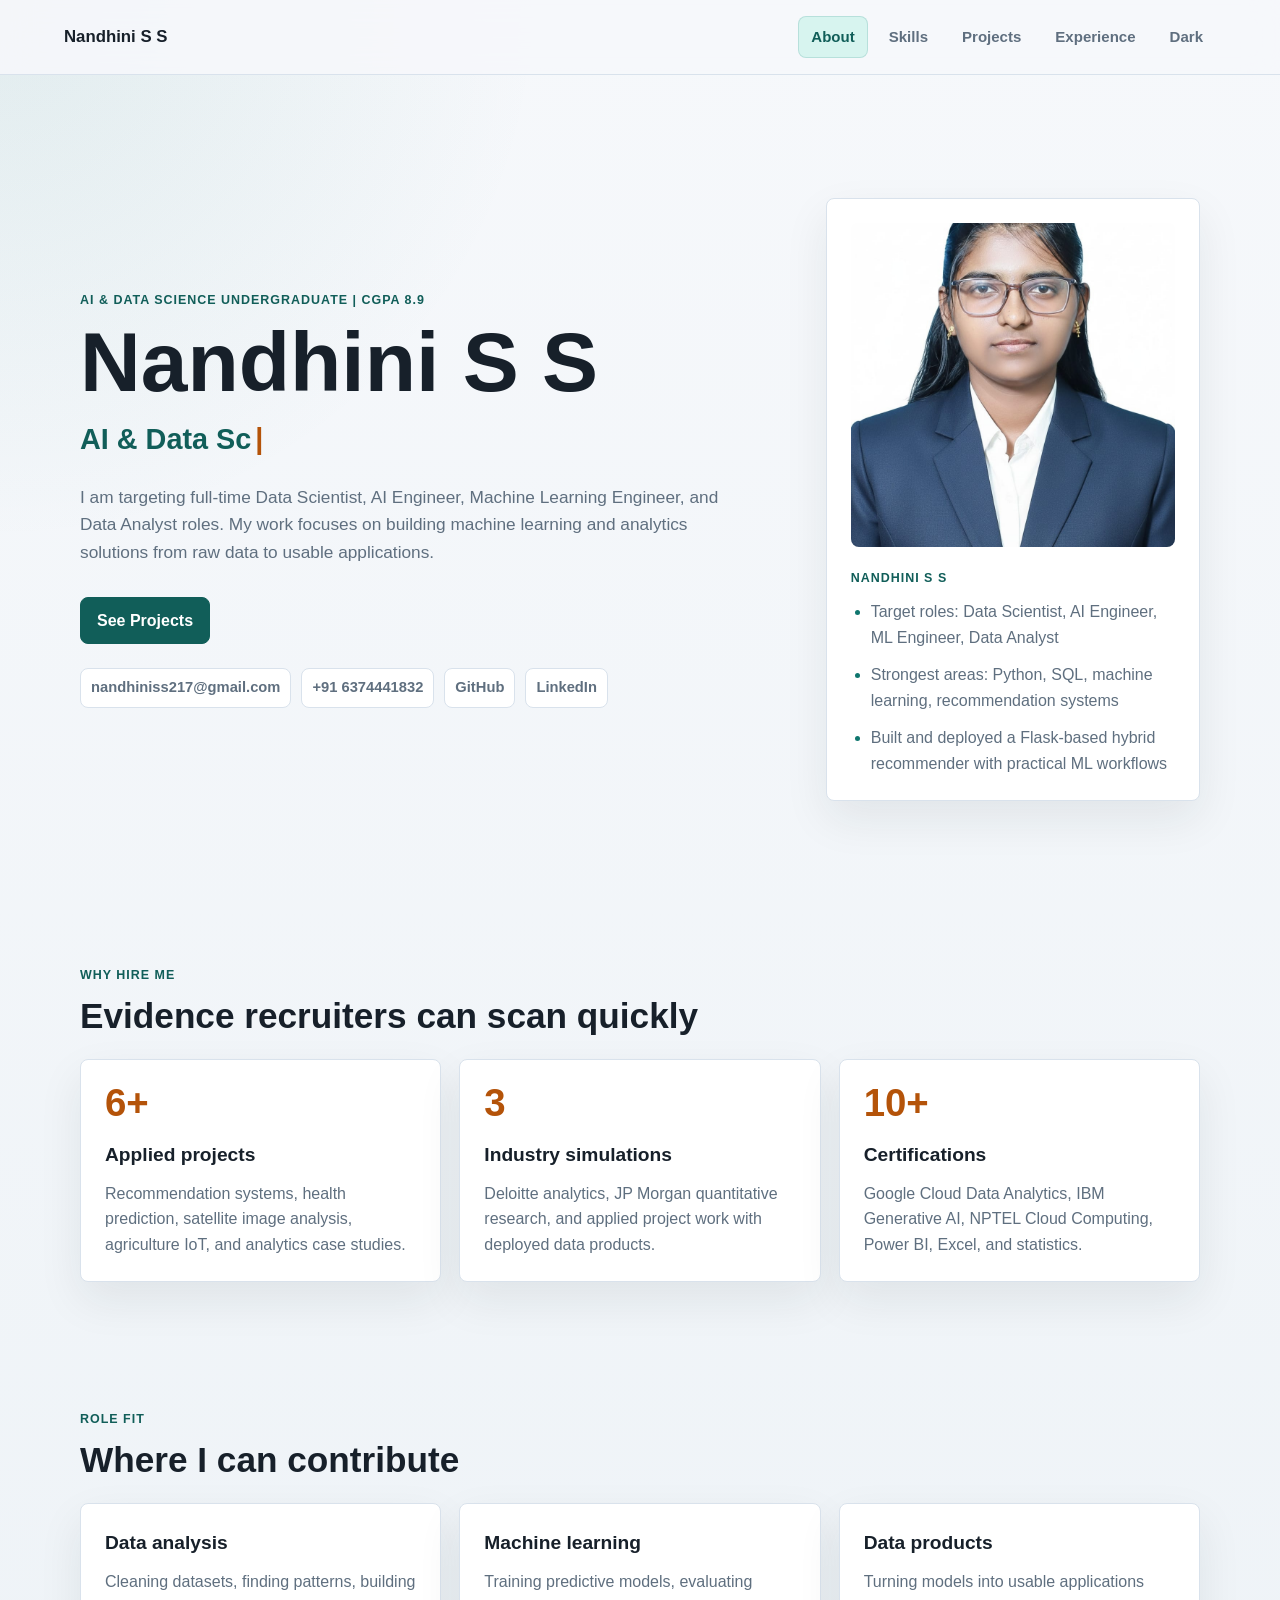
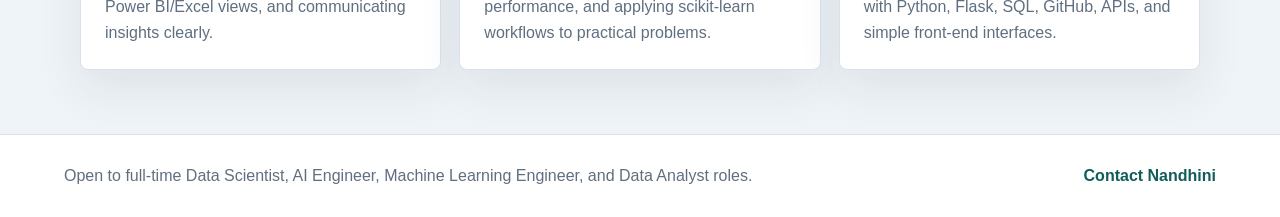
<file: index.html>
<!DOCTYPE html>
<html lang="en">

<head>
  <meta charset="UTF-8">
  <meta name="viewport" content="width=device-width, initial-scale=1.0">
  <meta name="description"
    content="Nandhini S S - AI and Data Science portfolio for Data Scientist, AI Engineer, Machine Learning Engineer, and Data Analyst roles.">
  <title>Nandhini S S | AI &amp; Data Science Portfolio</title>
  <link rel="stylesheet" href="css/global.css">
  <link rel="stylesheet" href="css/home.css">
</head>

<body>
  <nav class="site-nav">
    <a class="logo" href="index.html" aria-label="Nandhini S S home">Nandhini S S</a>
    <div class="nav-links">
      <a class="active" href="index.html">About</a>
      <a href="skills.html">Skills</a>
      <a href="projects.html">Projects</a>
      <a href="experience.html">Experience</a>
      <button class="toggle-btn" type="button" onclick="toggleDark()" aria-label="Toggle dark mode">Dark</button>
    </div>
  </nav>

  <main>
    <section class="hero">
      <div class="hero-copy">
        <p class="eyebrow">AI &amp; Data Science Undergraduate | CGPA 8.9</p>
        <h1>Nandhini S S</h1>
        <h2><span id="typing">Aspiring Data Scientist</span></h2>
        <p class="hero-summary">
          I am targeting full-time Data Scientist, AI Engineer, Machine Learning Engineer, and Data Analyst roles. My
          work focuses on building machine learning and analytics solutions from raw data to usable applications.
        </p>

        <div class="hero-actions" aria-label="Primary actions">
          <a class="btn primary" href="projects.html">See Projects</a>
        </div>

        <div class="contact-strip" aria-label="Contact details">
          <a href="mailto:nandhiniss217@gmail.com">nandhiniss217@gmail.com</a>
          <a href="tel:+916374441832">+91 6374441832</a>
          <a href="https://github.com/nandhini-127" target="_blank" rel="noopener">GitHub</a>
          <a href="https://linkedin.com/in/nandhiniss172" target="_blank" rel="noopener">LinkedIn</a>
        </div>
      </div>

      <div class="profile-panel" aria-label="Profile summary">
        <img src="assets/profile.jpg" alt="Nandhini S S">
        <div>
          <p class="panel-label">Nandhini S S</p>
          <ul class="snapshot-list">
            <li>Target roles: Data Scientist, AI Engineer, ML Engineer, Data Analyst</li>
            <li>Strongest areas: Python, SQL, machine learning, recommendation systems</li>
            <li>Built and deployed a Flask-based hybrid recommender with practical ML workflows</li>
          </ul>
        </div>
      </div>
    </section>

    <section class="proof-section">
      <div class="section-heading">
        <p class="eyebrow">Why hire me</p>
        <h2>Evidence recruiters can scan quickly</h2>
      </div>

      <div class="proof-grid">
        <article class="card proof-card">
          <span class="metric">6+</span>
          <h3>Applied projects</h3>
          <p>Recommendation systems, health prediction, satellite image analysis, agriculture IoT, and analytics case
            studies.</p>
        </article>
        <article class="card proof-card">
          <span class="metric">3</span>
          <h3>Industry simulations</h3>
          <p>Deloitte analytics, JP Morgan quantitative research, and applied project work with deployed data products.
          </p>
        </article>
        <article class="card proof-card">
          <span class="metric">10+</span>
          <h3>Certifications</h3>
          <p>Google Cloud Data Analytics, IBM Generative AI, NPTEL Cloud Computing, Power BI, Excel, and statistics.</p>
        </article>
      </div>
    </section>

    <section class="fit-section">
      <div class="section-heading">
        <p class="eyebrow">Role fit</p>
        <h2>Where I can contribute</h2>
      </div>

      <div class="fit-grid">
        <article class="card">
          <h3>Data analysis</h3>
          <p>Cleaning datasets, finding patterns, building Power BI/Excel views, and communicating insights clearly.</p>
        </article>
        <article class="card">
          <h3>Machine learning</h3>
          <p>Training predictive models, evaluating performance, and applying scikit-learn workflows to practical
            problems.</p>
        </article>
        <article class="card">
          <h3>Data products</h3>
          <p>Turning models into usable applications with Python, Flask, SQL, GitHub, APIs, and simple front-end
            interfaces.</p>
        </article>
      </div>
    </section>
  </main>

  <footer class="site-footer">
    <p>Open to full-time Data Scientist, AI Engineer, Machine Learning Engineer, and Data Analyst roles.</p>
    <a href="mailto:nandhiniss217@gmail.com">Contact Nandhini</a>
  </footer>

  <script src="js/typing.js"></script>
  <script src="js/darkmode.js"></script>
</body>

</html>
</file>
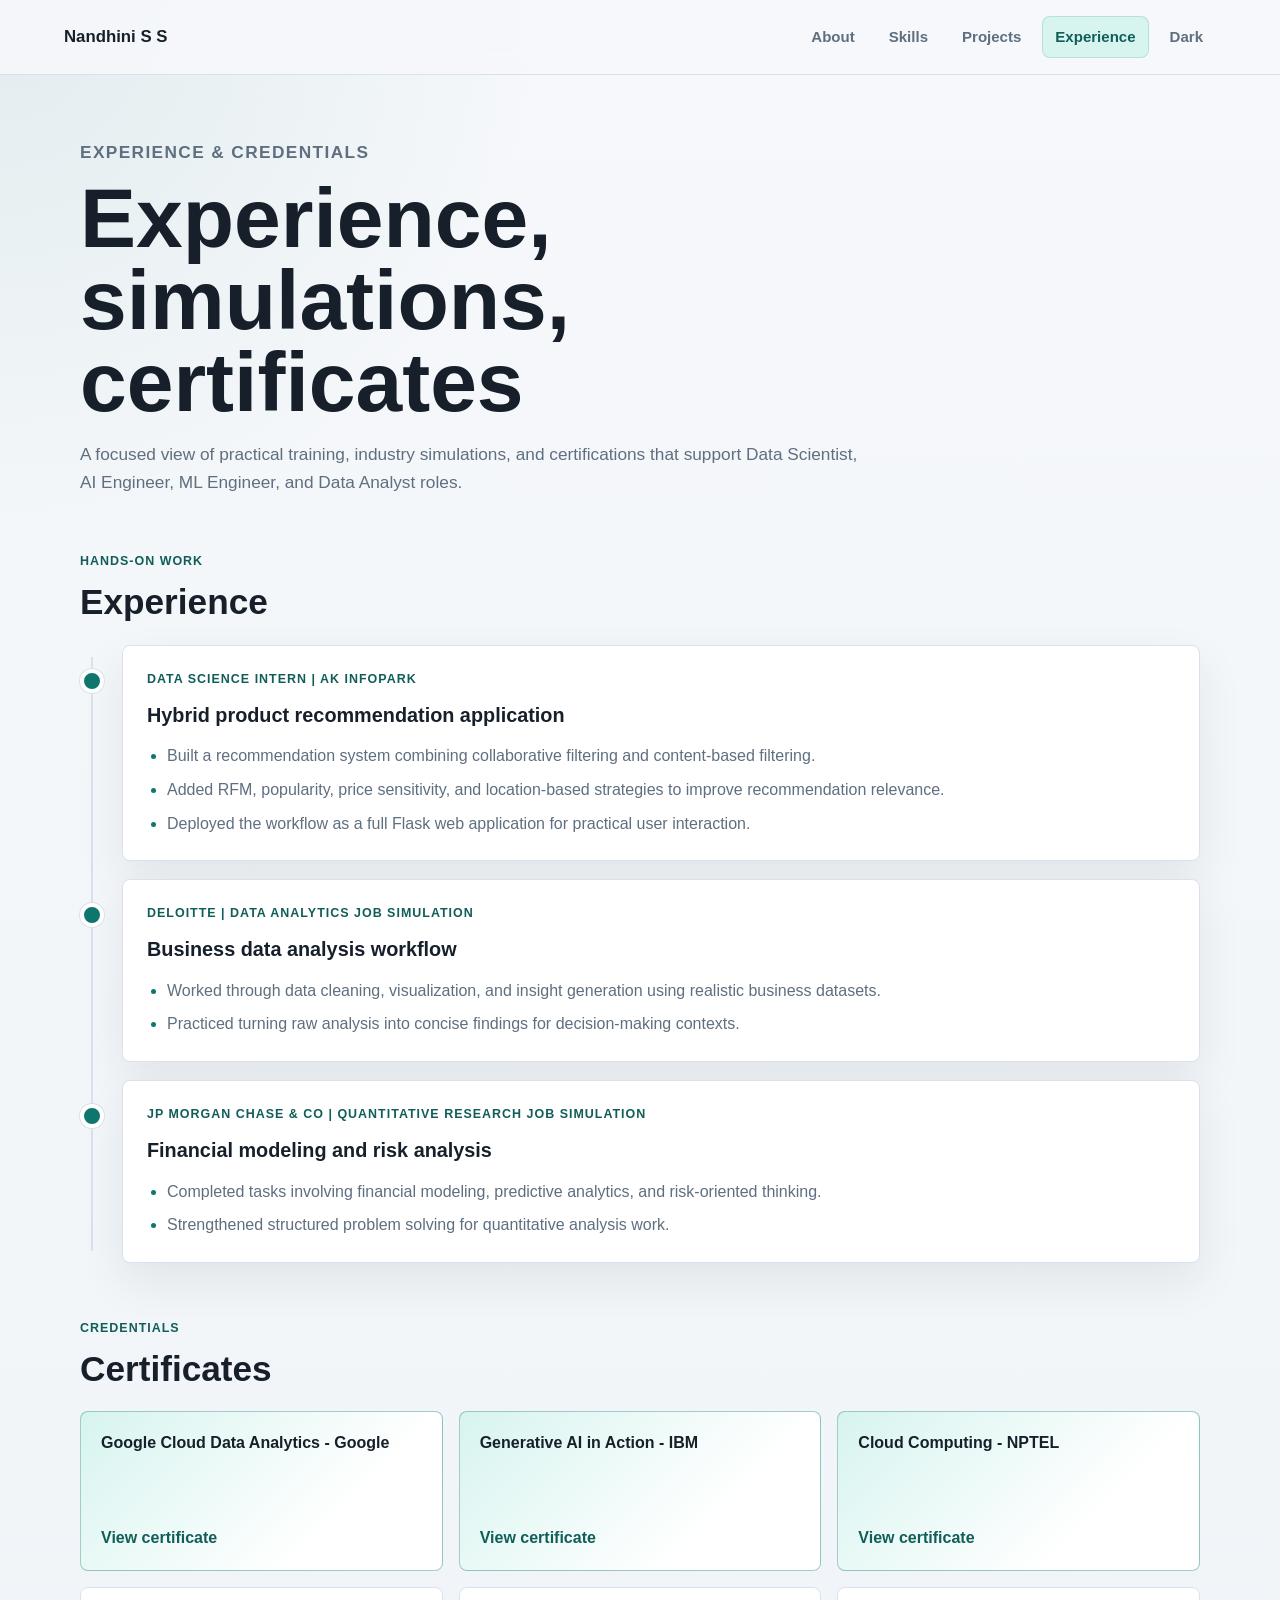
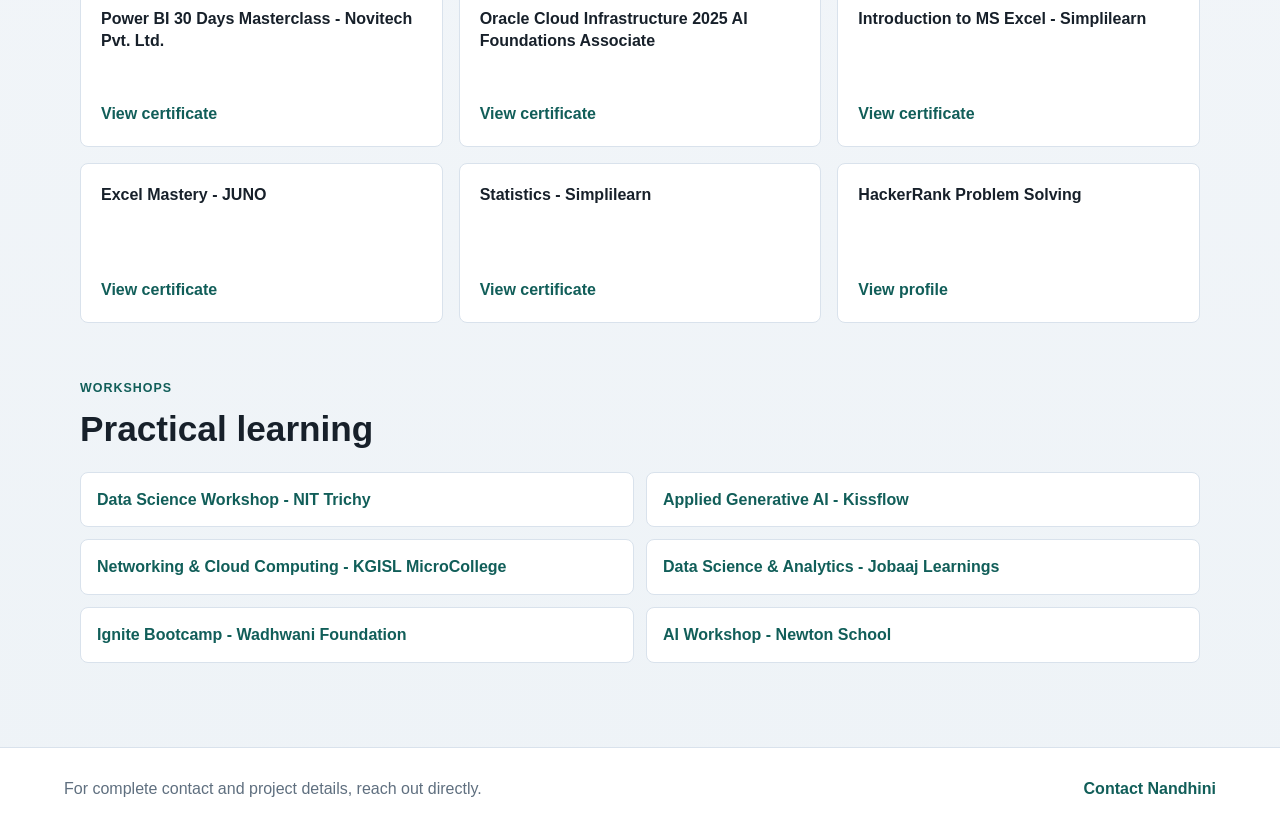
<file: experience.html>
<!DOCTYPE html>
<html lang="en">
<head>
  <meta charset="UTF-8">
  <meta name="viewport" content="width=device-width, initial-scale=1.0">
  <meta name="description" content="Experience, certifications, and workshops for Nandhini S S across data science, AI engineering, machine learning, and analytics.">
  <title>Experience | Nandhini S S</title>
  <link rel="stylesheet" href="css/global.css">
  <link rel="stylesheet" href="css/experience.css">
</head>

<body>
  <nav class="site-nav">
    <a class="logo" href="index.html">Nandhini S S</a>
    <div class="nav-links">
      <a href="index.html">About</a>
      <a href="skills.html">Skills</a>
      <a href="projects.html">Projects</a>
      <a class="active" href="experience.html">Experience</a>
      <button class="toggle-btn" type="button" onclick="toggleDark()" aria-label="Toggle dark mode">Dark</button>
    </div>
  </nav>

  <main class="page-shell">
    <section class="page-header">
      <p class="eyebrow">Experience &amp; credentials</p>
      <h1>Experience, simulations, certificates</h1>
      <p>
        A focused view of practical training, industry simulations, and certifications that support Data Scientist, AI Engineer, ML Engineer, and Data Analyst roles.
      </p>
    </section>

    <section class="timeline-section" aria-labelledby="experienceTitle">
      <div class="section-heading">
        <p class="eyebrow">Hands-on work</p>
        <h2 id="experienceTitle">Experience</h2>
      </div>

      <div class="timeline">
        <article class="timeline-item">
          <div class="timeline-marker"></div>
          <div class="timeline-card">
            <p class="item-meta">Data Science Intern | AK Infopark</p>
            <h3>Hybrid product recommendation application</h3>
            <ul>
              <li>Built a recommendation system combining collaborative filtering and content-based filtering.</li>
              <li>Added RFM, popularity, price sensitivity, and location-based strategies to improve recommendation relevance.</li>
              <li>Deployed the workflow as a full Flask web application for practical user interaction.</li>
            </ul>
          </div>
        </article>

        <article class="timeline-item">
          <div class="timeline-marker"></div>
          <div class="timeline-card">
            <p class="item-meta">Deloitte | Data Analytics Job Simulation</p>
            <h3>Business data analysis workflow</h3>
            <ul>
              <li>Worked through data cleaning, visualization, and insight generation using realistic business datasets.</li>
              <li>Practiced turning raw analysis into concise findings for decision-making contexts.</li>
            </ul>
          </div>
        </article>

        <article class="timeline-item">
          <div class="timeline-marker"></div>
          <div class="timeline-card">
            <p class="item-meta">JP Morgan Chase &amp; Co | Quantitative Research Job Simulation</p>
            <h3>Financial modeling and risk analysis</h3>
            <ul>
              <li>Completed tasks involving financial modeling, predictive analytics, and risk-oriented thinking.</li>
              <li>Strengthened structured problem solving for quantitative analysis work.</li>
            </ul>
          </div>
        </article>
      </div>
    </section>

    <section class="credentials-section" aria-labelledby="certificateTitle">
      <div class="section-heading">
        <p class="eyebrow">Credentials</p>
        <h2 id="certificateTitle">Certificates</h2>
      </div>

      <div class="credentials-grid">
        <article class="credential-card priority">
          <h3>Google Cloud Data Analytics - Google</h3>
          <a href="https://drive.google.com/file/d/15vqikfpSUfqYL56BcKlUNnpK0eIMsC3e/view?usp=drivesdk" target="_blank" rel="noopener">View certificate</a>
        </article>
        <article class="credential-card priority">
          <h3>Generative AI in Action - IBM</h3>
          <a href="https://drive.google.com/file/d/18Eve0-PfgRFgszo4UWhgWKGajtFyJMHX/view?usp=drivesdk" target="_blank" rel="noopener">View certificate</a>
        </article>
        <article class="credential-card priority">
          <h3>Cloud Computing - NPTEL</h3>
          <a href="https://drive.google.com/file/d/1L07dxOhNr63sY3BsC8pLGJ1kAEqotReO/view?usp=drivesdk" target="_blank" rel="noopener">View certificate</a>
        </article>
        <article class="credential-card">
          <h3>Power BI 30 Days Masterclass - Novitech Pvt. Ltd.</h3>
          <a href="https://drive.google.com/file/d/1dxDx1HbJ5W31cmvzdMk4AvgDBjytcGoB/view?usp=drivesdk" target="_blank" rel="noopener">View certificate</a>
        </article>
        <article class="credential-card">
          <h3>Oracle Cloud Infrastructure 2025 AI Foundations Associate</h3>
          <a href="https://drive.google.com/file/d/15nCo2ziDfT9ztAu7MAycxQjbOr2Esnqr/view?usp=drivesdk" target="_blank" rel="noopener">View certificate</a>
        </article>
        <article class="credential-card">
          <h3>Introduction to MS Excel - Simplilearn</h3>
          <a href="https://drive.google.com/file/d/1CTu-lKL9AAY5fLHgxk45J5epReB8swT1/view?usp=drivesdk" target="_blank" rel="noopener">View certificate</a>
        </article>
        <article class="credential-card">
          <h3>Excel Mastery - JUNO</h3>
          <a href="https://drive.google.com/file/d/12Ebjq68IEw8PMsrK-e3GRl4X9FYGnQdH/view?usp=drivesdk" target="_blank" rel="noopener">View certificate</a>
        </article>
        <article class="credential-card">
          <h3>Statistics - Simplilearn</h3>
          <a href="https://drive.google.com/file/d/1HSnJwRH8-1L0HIhsxWAvl4TGMkeN7Fjl/view?usp=drivesdk" target="_blank" rel="noopener">View certificate</a>
        </article>
        <article class="credential-card">
          <h3>HackerRank Problem Solving</h3>
          <a href="https://www.hackerrank.com/profile/nandhiniss217" target="_blank" rel="noopener">View profile</a>
        </article>
      </div>
    </section>

    <section class="credentials-section" aria-labelledby="workshopTitle">
      <div class="section-heading">
        <p class="eyebrow">Workshops</p>
        <h2 id="workshopTitle">Practical learning</h2>
      </div>

      <div class="workshop-list">
        <a href="https://drive.google.com/file/d/1U5ZuQ4VSWi4dcxNcKlc4uziPMxVPJWsF/view?usp=drivesdk" target="_blank" rel="noopener">Data Science Workshop - NIT Trichy</a>
        <a href="https://drive.google.com/file/d/1N4C3B59kpWOOOv-PZle5Sn0vMH4EM_S5/view?usp=drivesdk" target="_blank" rel="noopener">Applied Generative AI - Kissflow</a>
        <a href="https://drive.google.com/file/d/1q18nzQlnJj84Hv8R_sAZC7DPr-not41V/view?usp=drivesdk" target="_blank" rel="noopener">Networking &amp; Cloud Computing - KGISL MicroCollege</a>
        <a href="https://drive.google.com/file/d/1jPZLuxF1hJxB1I4pBjfOoCnmQo7DDkqw/view?usp=drivesdk" target="_blank" rel="noopener">Data Science &amp; Analytics - Jobaaj Learnings</a>
        <a href="https://drive.google.com/file/d/1lzxBsCwZd0wMKnK0-RMK2qOOAgCz1oha/view?usp=drivesdk" target="_blank" rel="noopener">Ignite Bootcamp - Wadhwani Foundation</a>
        <a href="https://drive.google.com/file/d/11Vth_dxLQiNfRZbMTzCoisbiakdXcne7/view?usp=drivesdk" target="_blank" rel="noopener">AI Workshop - Newton School</a>
      </div>
    </section>
  </main>

  <footer class="site-footer">
    <p>For complete contact and project details, reach out directly.</p>
    <a href="mailto:nandhiniss217@gmail.com">Contact Nandhini</a>
  </footer>

  <script src="js/darkmode.js"></script>
</body>
</html>
</file>
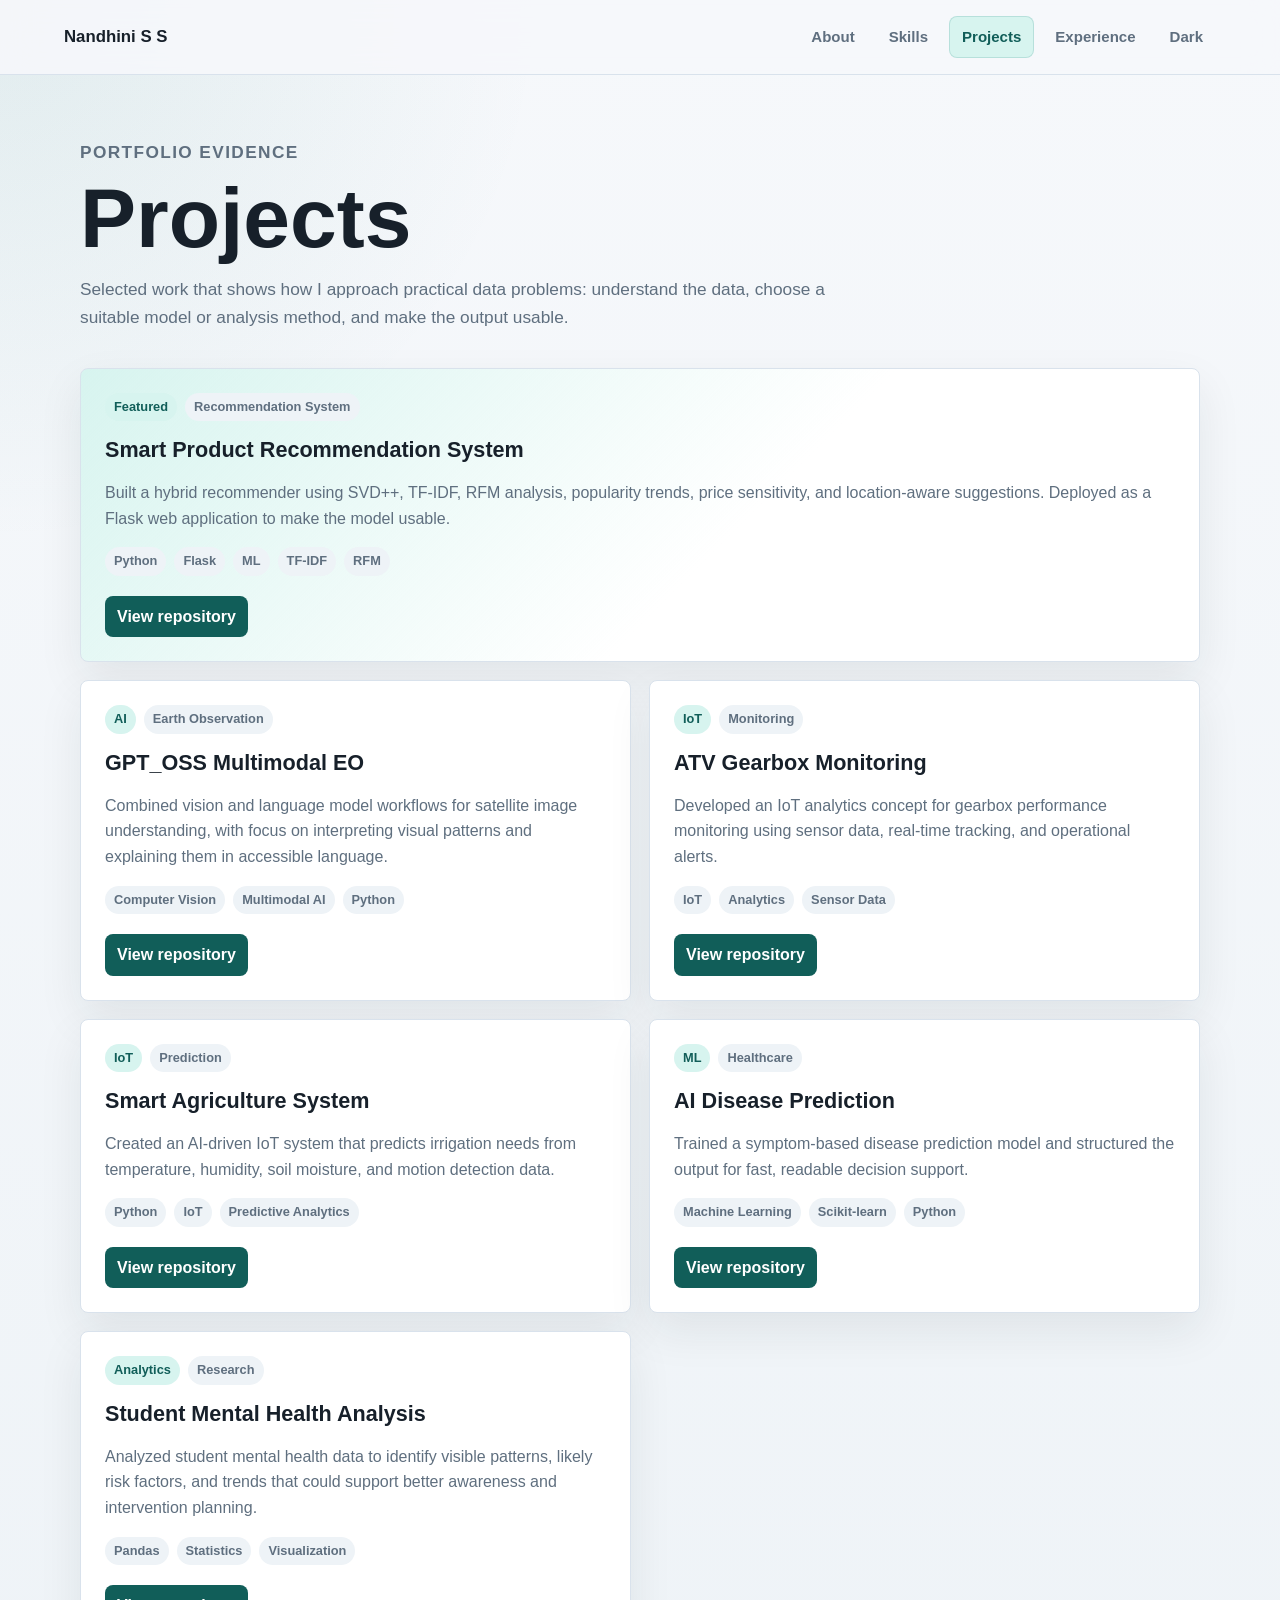
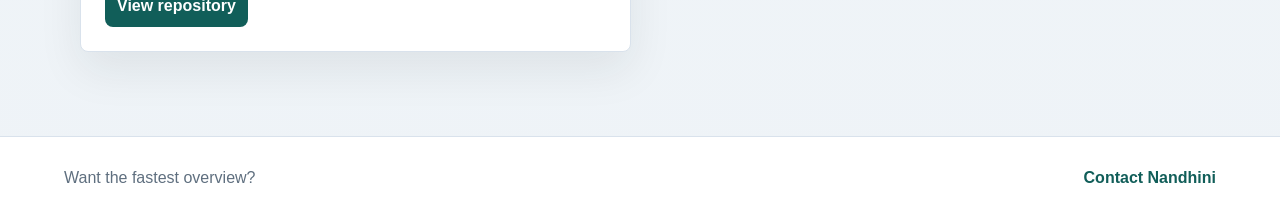
<file: projects.html>
<!DOCTYPE html>
<html lang="en">
<head>
  <meta charset="UTF-8">
  <meta name="viewport" content="width=device-width, initial-scale=1.0">
  <meta name="description" content="Projects by Nandhini S S in recommendation systems, machine learning, IoT analytics, satellite image understanding, and data analysis.">
  <title>Projects | Nandhini S S</title>
  <link rel="stylesheet" href="css/global.css">
  <link rel="stylesheet" href="css/projects.css">
</head>

<body>
  <nav class="site-nav">
    <a class="logo" href="index.html">Nandhini S S</a>
    <div class="nav-links">
      <a href="index.html">About</a>
      <a href="skills.html">Skills</a>
      <a class="active" href="projects.html">Projects</a>
      <a href="experience.html">Experience</a>
      <button class="toggle-btn" type="button" onclick="toggleDark()" aria-label="Toggle dark mode">Dark</button>
    </div>
  </nav>

  <main class="page-shell">
    <section class="page-header">
      <p class="eyebrow">Portfolio evidence</p>
      <h1><span id="projects-typing">Projects</span></h1>
      <p>
        Selected work that shows how I approach practical data problems: understand the data, choose a suitable model or analysis method, and make the output usable.
      </p>
    </section>

    <section class="projects-grid" aria-label="Project list">
      <article class="project-card featured">
        <div class="project-topline">
          <span>Featured</span>
          <span>Recommendation System</span>
        </div>
        <h2>Smart Product Recommendation System</h2>
        <p>
          Built a hybrid recommender using SVD++, TF-IDF, RFM analysis, popularity trends, price sensitivity, and location-aware suggestions. Deployed as a Flask web application to make the model usable.
        </p>
        <div class="tag-row">
          <span>Python</span>
          <span>Flask</span>
          <span>ML</span>
          <span>TF-IDF</span>
          <span>RFM</span>
        </div>
        <a class="project-link" href="https://github.com/nandhini-127/Smart-Product-Recommendation-System" target="_blank" rel="noopener">View repository</a>
      </article>

      <article class="project-card">
        <div class="project-topline">
          <span>AI</span>
          <span>Earth Observation</span>
        </div>
        <h2>GPT_OSS Multimodal EO</h2>
        <p>
          Combined vision and language model workflows for satellite image understanding, with focus on interpreting visual patterns and explaining them in accessible language.
        </p>
        <div class="tag-row">
          <span>Computer Vision</span>
          <span>Multimodal AI</span>
          <span>Python</span>
        </div>
        <a class="project-link" href="https://github.com/nandhini-127/GPT_OSS_Multimodal_EO.git" target="_blank" rel="noopener">View repository</a>
      </article>

      <article class="project-card">
        <div class="project-topline">
          <span>IoT</span>
          <span>Monitoring</span>
        </div>
        <h2>ATV Gearbox Monitoring</h2>
        <p>
          Developed an IoT analytics concept for gearbox performance monitoring using sensor data, real-time tracking, and operational alerts.
        </p>
        <div class="tag-row">
          <span>IoT</span>
          <span>Analytics</span>
          <span>Sensor Data</span>
        </div>
        <a class="project-link" href="https://github.com/nandhini-127/ATV_GearBox_Monitoring" target="_blank" rel="noopener">View repository</a>
      </article>

      <article class="project-card">
        <div class="project-topline">
          <span>IoT</span>
          <span>Prediction</span>
        </div>
        <h2>Smart Agriculture System</h2>
        <p>
          Created an AI-driven IoT system that predicts irrigation needs from temperature, humidity, soil moisture, and motion detection data.
        </p>
        <div class="tag-row">
          <span>Python</span>
          <span>IoT</span>
          <span>Predictive Analytics</span>
        </div>
        <a class="project-link" href="https://github.com/nandhini-127/Smart-Agriculture" target="_blank" rel="noopener">View repository</a>
      </article>

      <article class="project-card">
        <div class="project-topline">
          <span>ML</span>
          <span>Healthcare</span>
        </div>
        <h2>AI Disease Prediction</h2>
        <p>
          Trained a symptom-based disease prediction model and structured the output for fast, readable decision support.
        </p>
        <div class="tag-row">
          <span>Machine Learning</span>
          <span>Scikit-learn</span>
          <span>Python</span>
        </div>
        <a class="project-link" href="https://github.com/nandhini-127/AI-Disease-Prediction" target="_blank" rel="noopener">View repository</a>
      </article>

      <article class="project-card">
        <div class="project-topline">
          <span>Analytics</span>
          <span>Research</span>
        </div>
        <h2>Student Mental Health Analysis</h2>
        <p>
          Analyzed student mental health data to identify visible patterns, likely risk factors, and trends that could support better awareness and intervention planning.
        </p>
        <div class="tag-row">
          <span>Pandas</span>
          <span>Statistics</span>
          <span>Visualization</span>
        </div>
        <a class="project-link" href="https://github.com/nandhini-127/Student-Mental-Health-Analysis" target="_blank" rel="noopener">View repository</a>
      </article>
    </section>
  </main>

  <footer class="site-footer">
    <p>Want the fastest overview?</p>
    <a href="mailto:nandhiniss217@gmail.com">Contact Nandhini</a>
  </footer>

  <script src="js/darkmode.js"></script>
  <script src="js/projects-typing.js"></script>
</body>
</html>
</file>
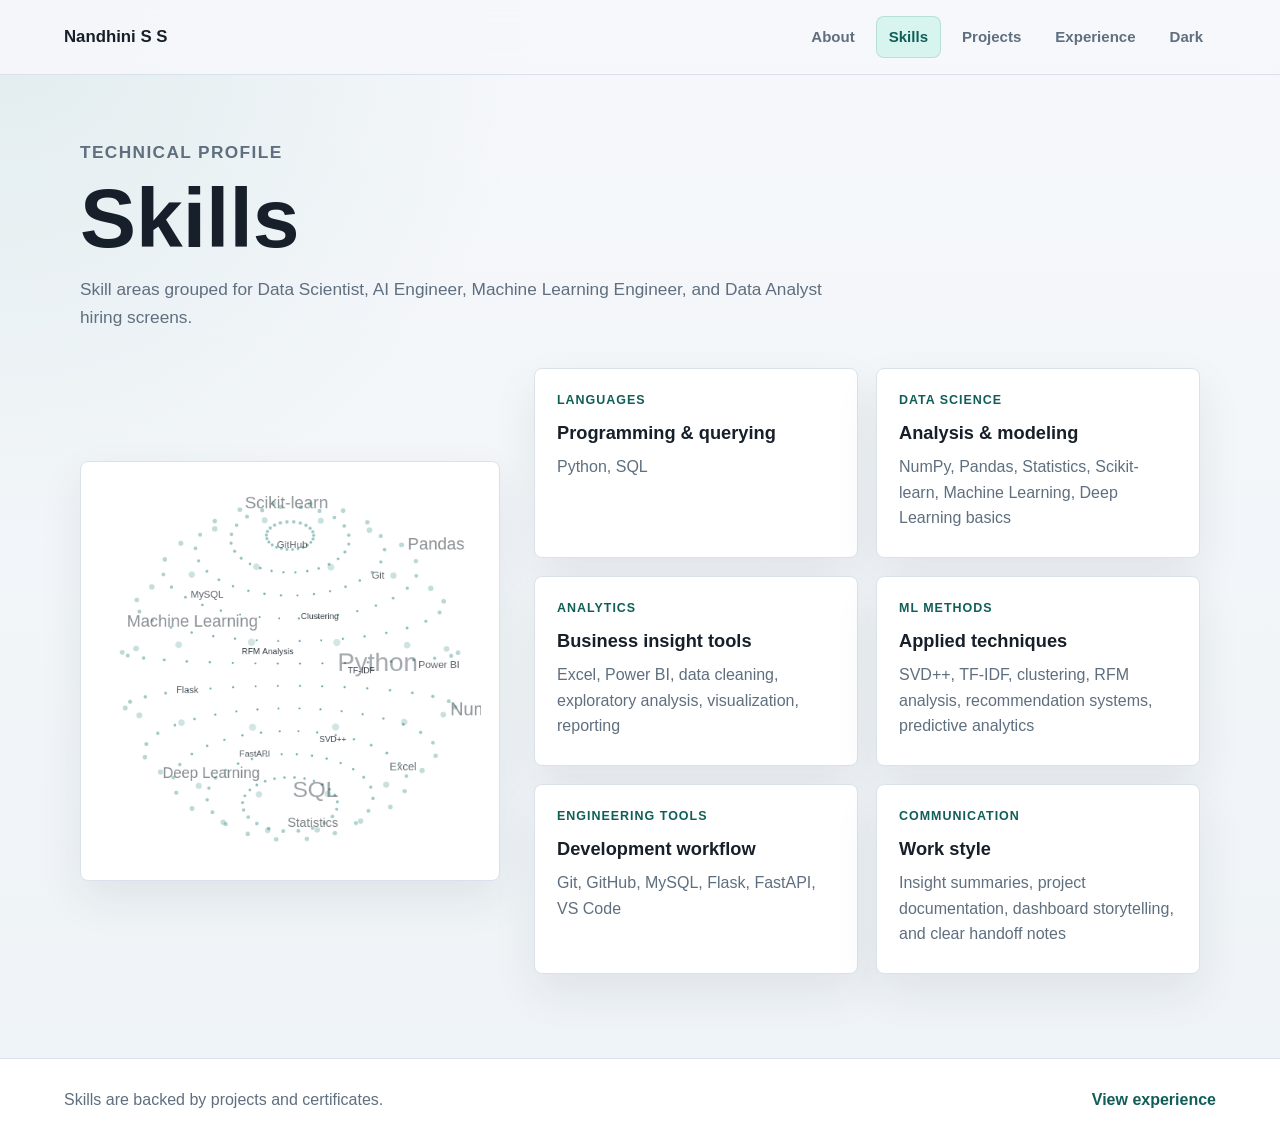
<file: skills.html>
<!DOCTYPE html>
<html lang="en">
<head>
  <meta charset="UTF-8">
  <meta name="viewport" content="width=device-width, initial-scale=1.0">
  <meta name="description" content="Technical skills of Nandhini S S for Data Scientist, AI Engineer, Machine Learning Engineer, and Data Analyst roles.">
  <title>Skills | Nandhini S S</title>
  <link rel="stylesheet" href="css/global.css">
  <link rel="stylesheet" href="css/skills.css">
</head>

<body>
  <nav class="site-nav">
    <a class="logo" href="index.html">Nandhini S S</a>
    <div class="nav-links">
      <a href="index.html">About</a>
      <a class="active" href="skills.html">Skills</a>
      <a href="projects.html">Projects</a>
      <a href="experience.html">Experience</a>
      <button class="toggle-btn" type="button" onclick="toggleDark()" aria-label="Toggle dark mode">Dark</button>
    </div>
  </nav>

  <main class="page-shell">
    <section class="page-header">
      <p class="eyebrow">Technical profile</p>
      <h1><span id="skills-typing">Skills</span></h1>
      <p>
        Skill areas grouped for Data Scientist, AI Engineer, Machine Learning Engineer, and Data Analyst hiring screens.
      </p>
    </section>

    <section class="skill-layout">
      <div id="globe-container" aria-label="Animated skill cloud">
        <canvas id="globe"></canvas>
      </div>

      <div class="skills-grid">
        <article class="skill-card">
          <p class="skill-label">Languages</p>
          <h2>Programming &amp; querying</h2>
          <p>Python, SQL</p>
        </article>

        <article class="skill-card">
          <p class="skill-label">Data science</p>
          <h2>Analysis &amp; modeling</h2>
          <p>NumPy, Pandas, Statistics, Scikit-learn, Machine Learning, Deep Learning basics</p>
        </article>

        <article class="skill-card">
          <p class="skill-label">Analytics</p>
          <h2>Business insight tools</h2>
          <p>Excel, Power BI, data cleaning, exploratory analysis, visualization, reporting</p>
        </article>

        <article class="skill-card">
          <p class="skill-label">ML methods</p>
          <h2>Applied techniques</h2>
          <p>SVD++, TF-IDF, clustering, RFM analysis, recommendation systems, predictive analytics</p>
        </article>

        <article class="skill-card">
          <p class="skill-label">Engineering tools</p>
          <h2>Development workflow</h2>
          <p>Git, GitHub, MySQL, Flask, FastAPI, VS Code</p>
        </article>

        <article class="skill-card">
          <p class="skill-label">Communication</p>
          <h2>Work style</h2>
          <p>Insight summaries, project documentation, dashboard storytelling, and clear handoff notes</p>
        </article>
      </div>
    </section>
  </main>

  <footer class="site-footer">
    <p>Skills are backed by projects and certificates.</p>
    <a href="experience.html">View experience</a>
  </footer>

  <script src="js/globe.js"></script>
  <script src="js/darkmode.js"></script>
  <script src="js/title-typing.js"></script>
</body>
</html>
</file>
<file: css/global.css>
:root {
  --bg: #f6f8fb;
  --surface: #ffffff;
  --surface-soft: #eef3f7;
  --text: #17202a;
  --muted: #5f6f7f;
  --border: #d9e2ec;
  --accent: #0f766e;
  --accent-strong: #115e59;
  --accent-soft: #d7f4ef;
  --highlight: #b45309;
  --shadow: 0 18px 45px rgba(23, 32, 42, 0.08);
  --radius: 8px;
}

.dark {
  --bg: #111827;
  --surface: #17202a;
  --surface-soft: #1f2937;
  --text: #f3f6f9;
  --muted: #b8c3cf;
  --border: #344152;
  --accent: #5eead4;
  --accent-strong: #99f6e4;
  --accent-soft: rgba(94, 234, 212, 0.12);
  --highlight: #fbbf24;
  --shadow: 0 18px 45px rgba(0, 0, 0, 0.28);
}

* {
  box-sizing: border-box;
}

html {
  scroll-behavior: smooth;
}

body {
  margin: 0;
  min-height: 100vh;
  background:
    radial-gradient(circle at top left, rgba(15, 118, 110, 0.09), transparent 34rem),
    linear-gradient(180deg, var(--bg), var(--surface-soft));
  color: var(--text);
  font-family: Arial, Helvetica, sans-serif;
  line-height: 1.6;
}

body.dark {
  background:
    radial-gradient(circle at top left, rgba(94, 234, 212, 0.1), transparent 34rem),
    linear-gradient(180deg, var(--bg), #0f172a);
}

a {
  color: inherit;
}

img,
canvas {
  max-width: 100%;
}

.site-nav {
  position: sticky;
  top: 0;
  z-index: 1000;
  display: flex;
  align-items: center;
  justify-content: space-between;
  gap: 24px;
  padding: 16px clamp(18px, 5vw, 72px);
  background: rgba(246, 248, 251, 0.88);
  border-bottom: 1px solid var(--border);
  backdrop-filter: blur(16px);
}

.dark .site-nav {
  background: rgba(17, 24, 39, 0.88);
}

.logo {
  color: var(--text);
  font-size: 1.05rem;
  font-weight: 800;
  letter-spacing: 0;
  text-decoration: none;
  white-space: nowrap;
}

.nav-links {
  display: flex;
  align-items: center;
  justify-content: flex-end;
  gap: 8px;
  flex-wrap: wrap;
}

.nav-links a,
.toggle-btn {
  min-height: 40px;
  display: inline-flex;
  align-items: center;
  justify-content: center;
  padding: 8px 12px;
  border: 1px solid transparent;
  border-radius: var(--radius);
  color: var(--muted);
  font: inherit;
  font-size: 0.94rem;
  font-weight: 700;
  text-decoration: none;
  background: transparent;
  cursor: pointer;
}

.nav-links a:hover,
.nav-links a.active,
.toggle-btn:hover {
  color: var(--accent-strong);
  background: var(--accent-soft);
  border-color: rgba(15, 118, 110, 0.16);
}


.page-shell {
  width: min(1120px, calc(100% - 36px));
  margin: 0 auto;
  padding: 64px 0 84px;
}

.page-header {
  max-width: 780px;
  margin-bottom: 36px;
}

.page-header h1,
.hero h1 {
  margin: 0;
  color: var(--text);
  font-size: clamp(2.45rem, 7vw, 5.25rem);
  line-height: 0.98;
  letter-spacing: 0;
}

.page-header p,
.hero-summary {
  color: var(--muted);
  font-size: 1.08rem;
}

.eyebrow,
.panel-label,
.skill-label,
.item-meta {
  margin: 0 0 10px;
  color: var(--accent-strong);
  font-size: 0.78rem;
  font-weight: 800;
  letter-spacing: 0.08em;
  text-transform: uppercase;
}

.section-heading {
  margin-bottom: 22px;
}

.section-heading h2 {
  margin: 0;
  font-size: clamp(1.55rem, 4vw, 2.2rem);
  line-height: 1.15;
}

.card {
  background: var(--surface);
  border: 1px solid var(--border);
  border-radius: var(--radius);
  box-shadow: var(--shadow);
}

.btn {
  min-height: 44px;
  display: inline-flex;
  align-items: center;
  justify-content: center;
  padding: 10px 16px;
  border-radius: var(--radius);
  border: 1px solid var(--accent-strong);
  font-weight: 800;
  text-decoration: none;
}

.btn.primary {
  color: #ffffff;
  background: var(--accent-strong);
}

.btn.secondary {
  color: var(--accent-strong);
  background: transparent;
}

.btn:hover,
.project-link:hover,
.site-footer a:hover {
  transform: translateY(-1px);
}

.site-footer {
  display: flex;
  align-items: center;
  justify-content: space-between;
  gap: 16px;
  padding: 28px clamp(18px, 5vw, 72px);
  background: var(--surface);
  border-top: 1px solid var(--border);
  color: var(--muted);
}

.site-footer p {
  margin: 0;
}

.site-footer a {
  color: var(--accent-strong);
  font-weight: 800;
  text-decoration: none;
}


@media (max-width: 760px) {
  .site-nav {
    align-items: flex-start;
    flex-direction: column;
  }

  .nav-links {
    width: 100%;
    justify-content: flex-start;
  }

  .nav-links a,
  .toggle-btn {
    padding: 8px 10px;
    font-size: 0.88rem;
  }

  .page-shell {
    width: min(100% - 28px, 1120px);
    padding-top: 42px;
  }

  .site-footer {
    align-items: flex-start;
    flex-direction: column;
  }
}
</file>
<file: css/home.css>
.hero {
  width: min(1120px, calc(100% - 36px));
  min-height: calc(100vh - 73px);
  display: grid;
  grid-template-columns: minmax(0, 1.35fr) minmax(320px, 0.75fr);
  align-items: center;
  gap: clamp(32px, 6vw, 72px);
  margin: 0 auto;
  padding: 64px 0 42px;
}

.hero-copy h2 {
  min-height: 40px;
  margin: 18px 0 0;
  color: var(--accent-strong);
  font-size: clamp(1.25rem, 3vw, 1.8rem);
  line-height: 1.25;
}

#typing::after {
  content: "|";
  margin-left: 4px;
  color: var(--highlight);
  animation: blink 1s infinite;
}

.hero-summary {
  max-width: 700px;
  margin: 22px 0 0;
}

.hero-actions {
  display: flex;
  gap: 12px;
  flex-wrap: wrap;
  margin-top: 30px;
}

.contact-strip {
  display: flex;
  flex-wrap: wrap;
  gap: 10px;
  margin-top: 24px;
}

.contact-strip a {
  padding: 7px 10px;
  border: 1px solid var(--border);
  border-radius: var(--radius);
  color: var(--muted);
  background: var(--surface);
  font-size: 0.92rem;
  font-weight: 700;
  text-decoration: none;
}

.contact-strip a:hover {
  color: var(--accent-strong);
  border-color: var(--accent);
}

.profile-panel {
  display: grid;
  gap: 22px;
  padding: 24px;
  background: var(--surface);
  border: 1px solid var(--border);
  border-radius: var(--radius);
  box-shadow: var(--shadow);
}

.profile-panel img {
  width: 100%;
  aspect-ratio: 1 / 1;
  object-fit: cover;
  border-radius: var(--radius);
}

.snapshot-list {
  display: grid;
  gap: 12px;
  margin: 0;
  padding-left: 20px;
  color: var(--muted);
}

.snapshot-list li::marker {
  color: var(--accent);
}

.proof-section,
.fit-section {
  width: min(1120px, calc(100% - 36px));
  margin: 0 auto;
  padding: 64px 0;
}

.proof-grid,
.fit-grid {
  display: grid;
  grid-template-columns: repeat(3, minmax(0, 1fr));
  gap: 18px;
}

.proof-card,
.fit-grid .card {
  padding: 24px;
}

.metric {
  display: block;
  margin-bottom: 18px;
  color: var(--highlight);
  font-size: 2.4rem;
  font-weight: 900;
  line-height: 1;
}

.proof-card h3,
.fit-grid h3 {
  margin: 0 0 10px;
  font-size: 1.2rem;
}

.proof-card p,
.fit-grid p {
  margin: 0;
  color: var(--muted);
}

@keyframes blink {
  0%, 50%, 100% {
    opacity: 1;
  }

  25%, 75% {
    opacity: 0;
  }
}

@media (max-width: 900px) {
  .hero {
    min-height: auto;
    grid-template-columns: 1fr;
    padding-top: 42px;
  }

  .profile-panel {
    grid-template-columns: 180px 1fr;
    align-items: center;
  }

  .proof-grid,
  .fit-grid {
    grid-template-columns: 1fr;
  }
}

@media (max-width: 620px) {
  .profile-panel {
    grid-template-columns: 1fr;
  }
}
</file>
<file: css/experience.css>
.timeline-section,
.credentials-section {
  margin-top: 56px;
}

.timeline {
  position: relative;
  display: grid;
  gap: 18px;
}

.timeline::before {
  content: "";
  position: absolute;
  top: 12px;
  bottom: 12px;
  left: 11px;
  width: 2px;
  background: var(--border);
}

.timeline-item {
  position: relative;
  display: grid;
  grid-template-columns: 24px 1fr;
  gap: 18px;
}

.timeline-marker {
  width: 24px;
  height: 24px;
  margin-top: 24px;
  border: 4px solid var(--surface);
  border-radius: 50%;
  background: var(--accent);
  box-shadow: 0 0 0 1px var(--border);
  z-index: 1;
}

.timeline-card {
  padding: 24px;
  background: var(--surface);
  border: 1px solid var(--border);
  border-radius: var(--radius);
  box-shadow: var(--shadow);
}

.timeline-card h3 {
  margin: 0 0 12px;
  font-size: 1.24rem;
}

.timeline-card ul {
  display: grid;
  gap: 8px;
  margin: 0;
  padding-left: 20px;
  color: var(--muted);
}

.timeline-card li::marker {
  color: var(--accent);
}

.credentials-grid {
  display: grid;
  grid-template-columns: repeat(3, minmax(0, 1fr));
  gap: 16px;
}

.credential-card {
  min-height: 160px;
  display: flex;
  flex-direction: column;
  justify-content: space-between;
  gap: 18px;
  padding: 20px;
  background: var(--surface);
  border: 1px solid var(--border);
  border-radius: var(--radius);
}

.credential-card.priority {
  border-color: rgba(15, 118, 110, 0.38);
  background:
    linear-gradient(135deg, var(--accent-soft), transparent 70%),
    var(--surface);
}

.credential-card h3 {
  margin: 0;
  font-size: 1rem;
  line-height: 1.35;
}

.credential-card a,
.workshop-list a {
  color: var(--accent-strong);
  font-weight: 800;
  text-decoration: none;
}

.workshop-list {
  display: grid;
  grid-template-columns: repeat(2, minmax(0, 1fr));
  gap: 12px;
}

.workshop-list a {
  display: flex;
  align-items: center;
  min-height: 54px;
  padding: 14px 16px;
  border: 1px solid var(--border);
  border-radius: var(--radius);
  background: var(--surface);
}

@media (max-width: 900px) {
  .credentials-grid {
    grid-template-columns: repeat(2, minmax(0, 1fr));
  }
}

@media (max-width: 640px) {
  .credentials-grid,
  .workshop-list {
    grid-template-columns: 1fr;
  }

  .timeline-item {
    grid-template-columns: 18px 1fr;
    gap: 12px;
  }

  .timeline::before {
    left: 8px;
  }

  .timeline-marker {
    width: 18px;
    height: 18px;
  }
}
</file>
<file: css/projects.css>
.projects-grid {
  display: grid;
  grid-template-columns: repeat(2, minmax(0, 1fr));
  gap: 18px;
}

.project-card {
  min-height: 100%;
  display: flex;
  flex-direction: column;
  gap: 16px;
  padding: 24px;
  background: var(--surface);
  border: 1px solid var(--border);
  border-radius: var(--radius);
  box-shadow: var(--shadow);
}

.project-card.featured {
  grid-column: 1 / -1;
  background:
    linear-gradient(135deg, var(--accent-soft), transparent 58%),
    var(--surface);
}

.project-topline {
  display: flex;
  flex-wrap: wrap;
  gap: 8px;
}

.project-topline span,
.tag-row span {
  display: inline-flex;
  align-items: center;
  min-height: 28px;
  padding: 4px 9px;
  border-radius: 999px;
  background: var(--surface-soft);
  color: var(--muted);
  font-size: 0.8rem;
  font-weight: 800;
}

.project-topline span:first-child {
  color: var(--accent-strong);
  background: var(--accent-soft);
}

.project-card h2 {
  margin: 0;
  font-size: 1.35rem;
  line-height: 1.25;
}

.project-card p {
  margin: 0;
  color: var(--muted);
}

.tag-row {
  display: flex;
  flex-wrap: wrap;
  gap: 8px;
  margin-top: auto;
}

.project-link {
  width: fit-content;
  min-height: 40px;
  display: inline-flex;
  align-items: center;
  justify-content: center;
  margin-top: 4px;
  padding: 8px 12px;
  border-radius: var(--radius);
  color: #ffffff;
  background: var(--accent-strong);
  font-weight: 800;
  text-decoration: none;
}

.project-link.muted {
  color: var(--muted);
  background: var(--surface-soft);
}

@media (max-width: 760px) {
  .projects-grid {
    grid-template-columns: 1fr;
  }
}
</file>
<file: css/skills.css>
.skill-layout {
  display: grid;
  grid-template-columns: minmax(280px, 420px) 1fr;
  align-items: center;
  gap: 34px;
}

#globe-container {
  display: flex;
  align-items: center;
  justify-content: center;
  padding: 18px;
  background: var(--surface);
  border: 1px solid var(--border);
  border-radius: var(--radius);
  box-shadow: var(--shadow);
}

#globe {
  width: min(100%, 420px);
  height: auto;
  aspect-ratio: 1 / 1;
}

.skills-grid {
  display: grid;
  grid-template-columns: repeat(2, minmax(0, 1fr));
  gap: 18px;
}

.skill-card {
  min-height: 190px;
  padding: 22px;
  background: var(--surface);
  border: 1px solid var(--border);
  border-radius: var(--radius);
  box-shadow: var(--shadow);
}

.skill-card h2 {
  margin: 0 0 10px;
  font-size: 1.14rem;
  line-height: 1.3;
}

.skill-card p:last-child {
  margin: 0;
  color: var(--muted);
}

@media (max-width: 980px) {
  .skill-layout {
    grid-template-columns: 1fr;
  }

  #globe-container {
    order: 2;
  }
}

@media (max-width: 680px) {
  .skills-grid {
    grid-template-columns: 1fr;
  }

  .skill-card {
    min-height: auto;
  }
}
</file>
